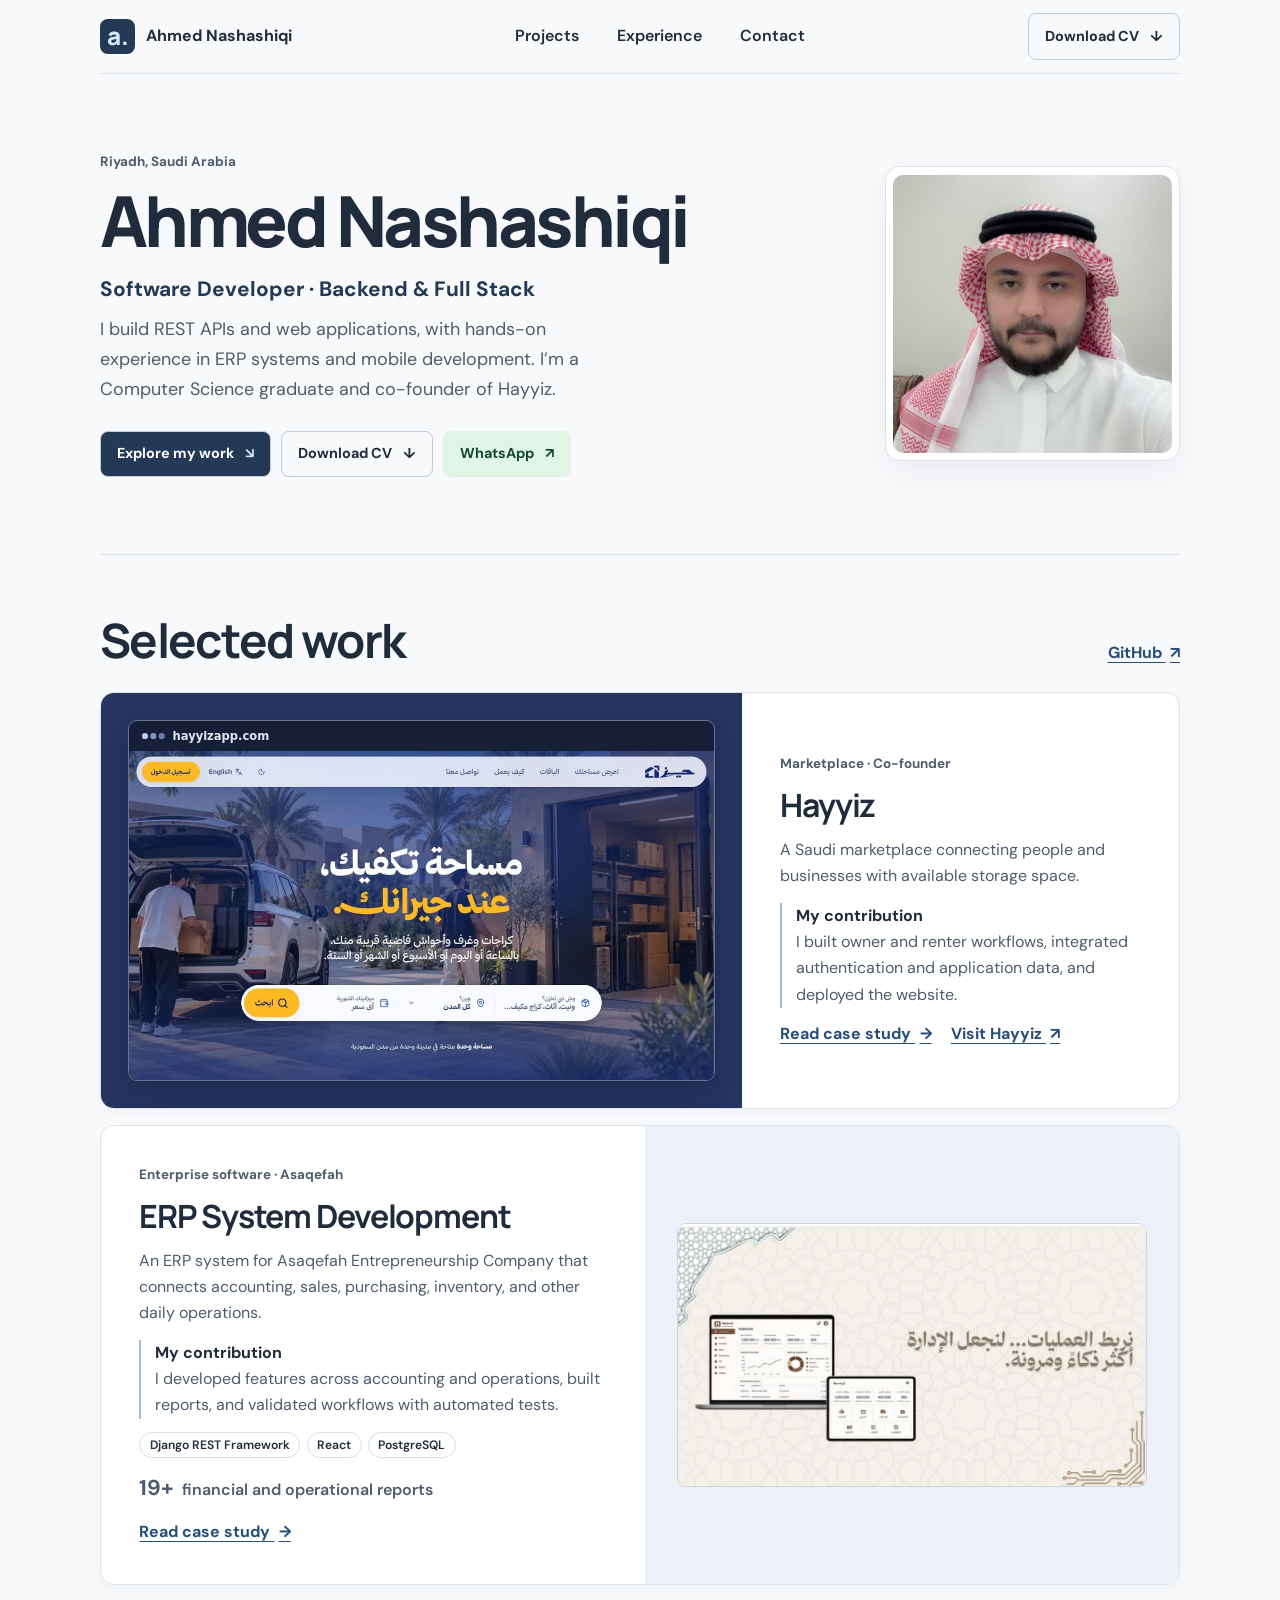
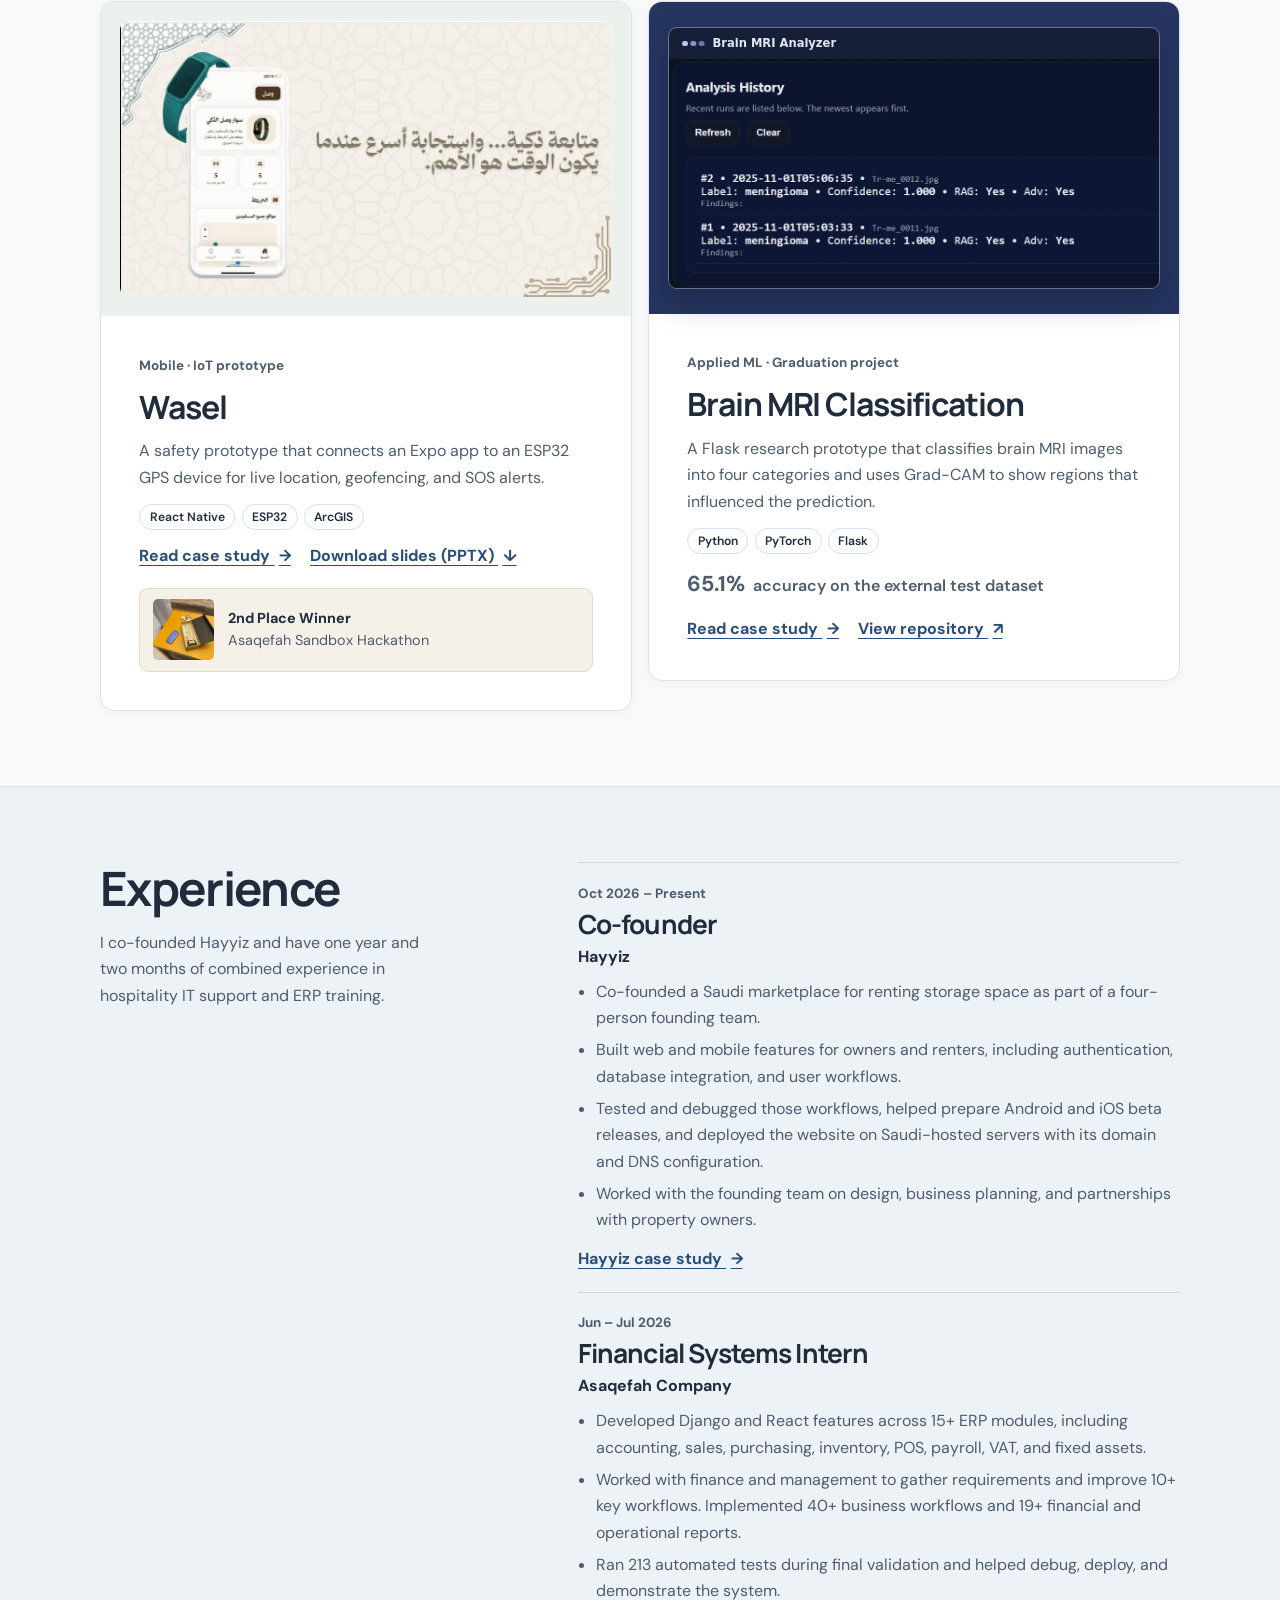
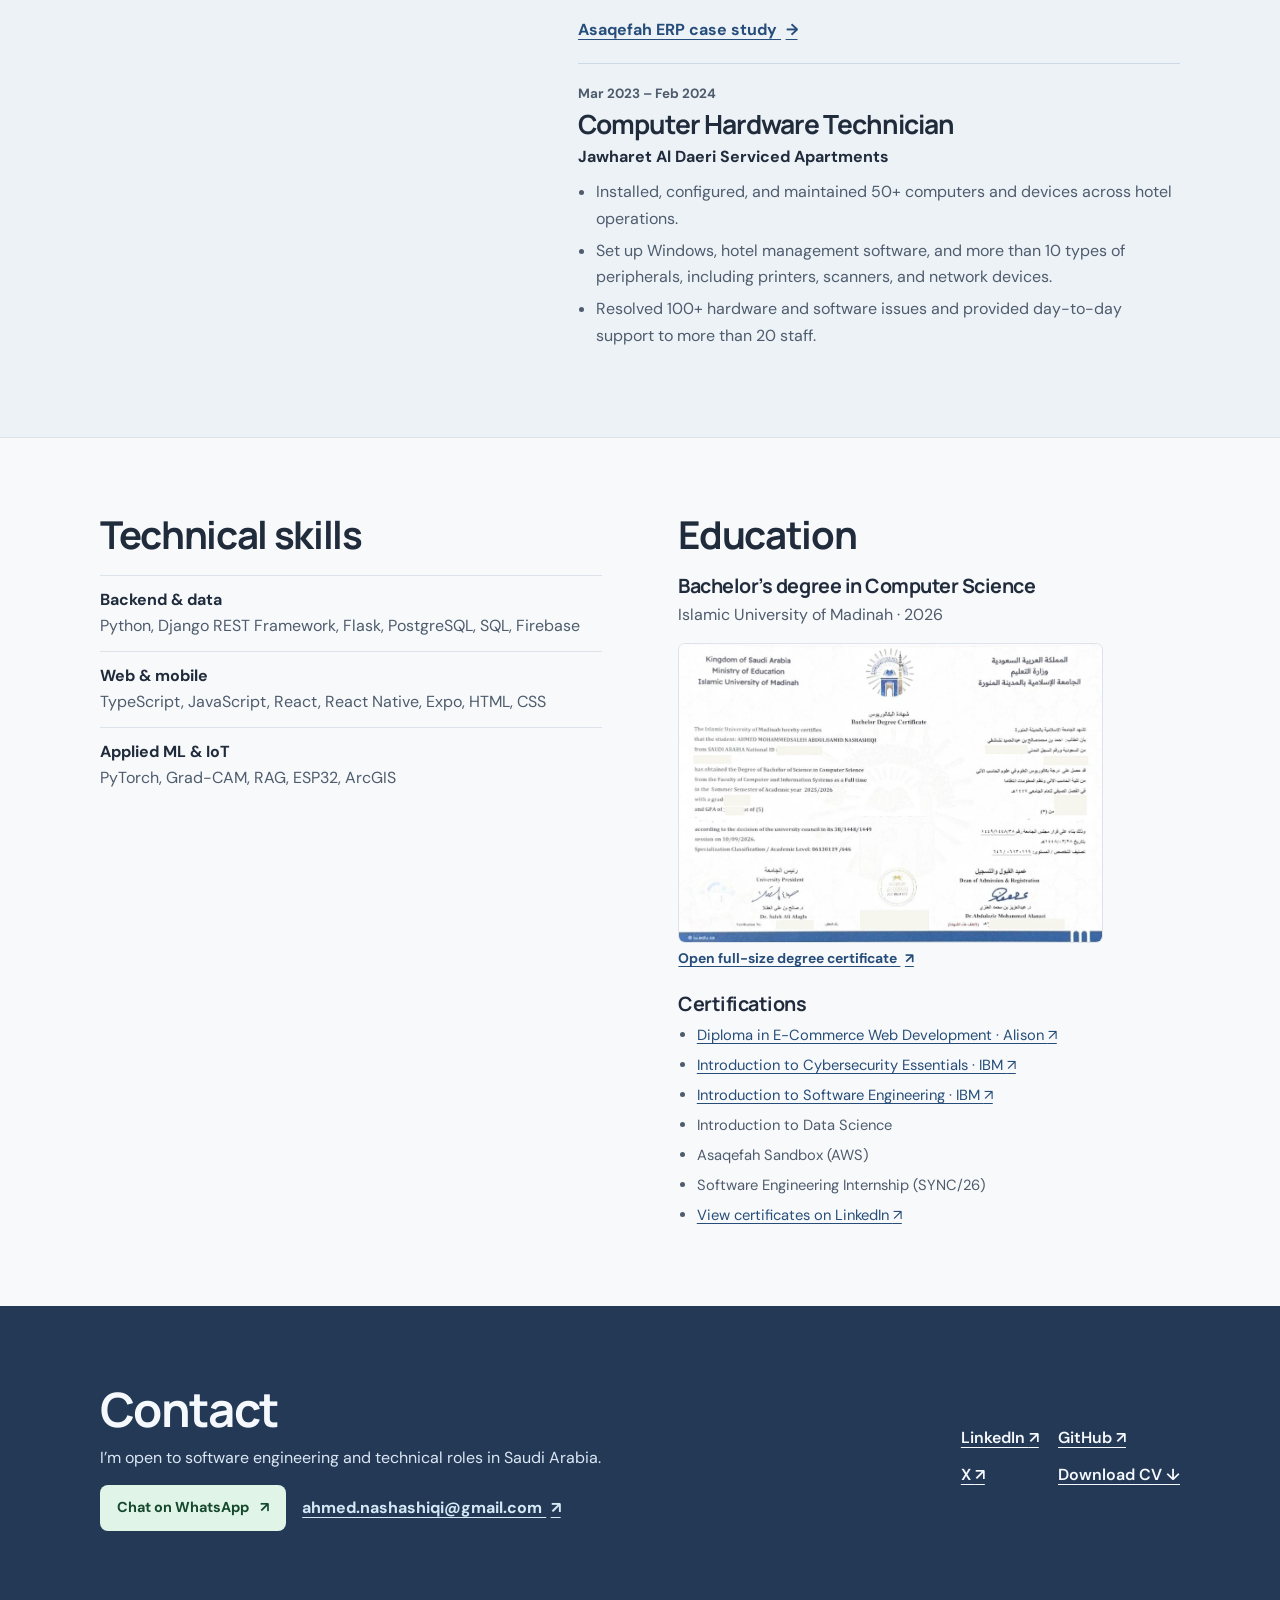
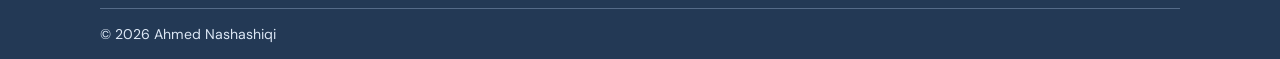
<file: index.html>
<!doctype html>
<html lang="en">
<head>
  <meta charset="utf-8">
  <meta name="viewport" content="width=device-width, initial-scale=1">
  <title>Ahmed Nashashiqi | Software Developer</title>
  <meta name="description" content="Ahmed Nashashiqi is a software developer in Riyadh, Saudi Arabia. Explore his work on Hayyiz, Wasel, ERP systems, and applied machine learning.">
  <link rel="canonical" href="https://ahmednashashiqi.com/">
  <meta property="og:type" content="website">
  <meta property="og:title" content="Ahmed Nashashiqi | Software Developer">
  <meta property="og:description" content="Software development, ERP systems, and applied machine learning. Based in Riyadh, Saudi Arabia.">
  <meta property="og:url" content="https://ahmednashashiqi.com/">
  <meta property="og:image" content="https://ahmednashashiqi.com/profile.png">
  <meta name="theme-color" content="#f8f9fb">
  <link rel="icon" href="profile.png" type="image/png">
  <link rel="preconnect" href="https://fonts.googleapis.com">
  <link rel="preconnect" href="https://fonts.gstatic.com" crossorigin>
  <link href="https://fonts.googleapis.com/css2?family=DM+Sans:wght@400..700&family=Manrope:wght@500..800&display=swap" rel="stylesheet">
  <link rel="stylesheet" href="style.css?v=8">
</head>
<body>
  <a class="skip-link" href="#main">Skip to content</a>
  <div class="intro">
    <header class="site-header wrap">
      <a class="wordmark" href="./" aria-label="Ahmed Nashashiqi home"><span class="wordmark-symbol" aria-hidden="true">a.</span><span class="wordmark-name">Ahmed Nashashiqi</span></a>
      <nav aria-label="Main navigation">
        <a href="#projects">Projects</a>
        <a href="#experience">Experience</a>
        <a href="#contact">Contact</a>
      </nav>
      <a class="button button-outline header-cv" href="Ahmed_Nashashiqi_CV.pdf?v=4" download="Ahmed_Nashashiqi.1_CV.pdf">Download CV <span aria-hidden="true">↓</span></a>
    </header>
  </div>
  <main id="main">
    <div class="intro">
      <section id="about" class="hero wrap" aria-labelledby="name">
        <div class="hero-copy">
          <p class="eyebrow">Riyadh, Saudi Arabia</p>
          <h1 id="name">Ahmed Nashashiqi</h1>
          <p class="hero-role">Software Developer <span aria-hidden="true">·</span> Backend &amp; Full Stack</p>
          <p class="hero-summary">I build REST APIs and web applications, with hands-on experience in ERP systems and mobile development. I’m a Computer Science graduate and co-founder of Hayyiz.</p>
          <div class="hero-actions">
            <a class="button button-accent" href="#projects">Explore my work <span aria-hidden="true">↘</span></a>
            <a class="button button-outline" href="Ahmed_Nashashiqi_CV.pdf?v=4" download="Ahmed_Nashashiqi.1_CV.pdf">Download CV <span aria-hidden="true">↓</span></a>
            <a class="button whatsapp-button" href="https://wa.me/966502214546">WhatsApp <span aria-hidden="true">↗</span></a>
          </div>
        </div>
        <figure class="portrait">
          <img src="profile.png" alt="Portrait of Ahmed Nashashiqi" width="400" height="400" fetchpriority="high">
        </figure>
      </section>
    </div>

    <section id="projects" class="section wrap" aria-labelledby="projects-heading">
      <div class="section-heading">
        <h2 id="projects-heading">Selected work</h2>
        <a class="text-link" href="https://github.com/ahmednashashiqi">GitHub <span aria-hidden="true">↗</span></a>
      </div>
      <div class="project-grid">
        <article id="hayyiz" class="project featured">
          <div class="project-art">
            <figure class="browser-frame">
              <figcaption class="browser-bar"><span aria-hidden="true"></span>hayyizapp.com</figcaption>
              <img src="hayyiz-home.webp" alt="Hayyiz homepage showing the storage marketplace and search controls" width="1100" height="618" loading="lazy">
            </figure>
          </div>
          <div class="project-copy">
            <p class="project-type">Marketplace · Co-founder</p>
            <h3>Hayyiz</h3>
            <p>A Saudi marketplace connecting people and businesses with available storage space.</p>
            <p class="contribution"><strong>My contribution</strong> I built owner and renter workflows, integrated authentication and application data, and deployed the website.</p>
            <div class="project-links">
              <a class="text-link" href="projects/hayyiz.html" aria-label="Read case study for Hayyiz">Read case study <span aria-hidden="true">→</span></a>
              <a class="text-link" href="https://hayyizapp.com/">Visit Hayyiz <span aria-hidden="true">↗</span></a>
            </div>
          </div>
        </article>
        <article id="erp" class="project erp">
          <div class="project-copy">
            <p class="project-type">Enterprise software · Asaqefah</p>
            <h3>ERP System Development</h3>
            <p>An ERP system for Asaqefah Entrepreneurship Company that connects accounting, sales, purchasing, inventory, and other daily operations.</p>
            <p class="contribution"><strong>My contribution</strong> I developed features across accounting and operations, built reports, and validated workflows with automated tests.</p>
            <ul class="tags" aria-label="ERP technologies">
              <li>Django REST Framework</li><li>React</li><li>PostgreSQL</li>
            </ul>
            <p class="project-result"><strong>19+</strong> financial and operational reports</p>
            <a class="text-link" href="projects/asaqefah-erp.html" aria-label="Read case study for Asaqefah ERP">Read case study <span aria-hidden="true">→</span></a>
          </div>
          <div class="erp-visual">
            <img src="erp-cover.webp" alt="Asaqefah ERP project visual showing dashboards on desktop and tablet" width="1008" height="566" loading="lazy">
          </div>
        </article>
        <article id="wasel" class="project project-secondary wasel">
          <div class="wasel-art">
            <img class="wasel-cover" src="wasel-cover.webp" alt="Wasel presentation visual showing the GPS wearable and Arabic app interface" width="1014" height="569" loading="lazy">
          </div>
          <div class="project-copy">
            <p class="project-type">Mobile · IoT prototype</p>
            <h3>Wasel</h3>
            <p>A safety prototype that connects an Expo app to an ESP32 GPS device for live location, geofencing, and SOS alerts.</p>
            <ul class="tags" aria-label="Wasel technologies">
              <li>React Native</li><li>ESP32</li><li>ArcGIS</li>
            </ul>
            <div class="project-links">
              <a class="text-link" href="projects/wasel.html" aria-label="Read case study for Wasel">Read case study <span aria-hidden="true">→</span></a>
              <a class="text-link" href="wasel-presentation.pptx" download>Download slides (PPTX) <span aria-hidden="true">↓</span></a>
            </div>
            <figure id="awards" class="award-inline">
              <a href="wasel-award.webp"><img src="wasel-award.webp" alt="Wasel’s second-place trophy, phone, and hardware prototype" width="509" height="677" loading="lazy"></a>
              <figcaption><strong>2nd Place Winner</strong><span>Asaqefah Sandbox Hackathon</span></figcaption>
            </figure>
          </div>
        </article>
        <article id="brain-mri" class="project project-secondary mri">
          <div class="project-art mri-art">
            <figure class="browser-frame">
              <figcaption class="browser-bar"><span aria-hidden="true"></span>Brain MRI Analyzer</figcaption>
              <div class="mri-screen">
                <img src="mri-history.webp" alt="Brain MRI Analyzer history showing two recorded meningioma predictions" width="1050" height="491" loading="lazy">
              </div>
            </figure>
          </div>
          <div class="project-copy">
            <p class="project-type">Applied ML · Graduation project</p>
            <h3>Brain MRI Classification</h3>
            <p>A Flask research prototype that classifies brain MRI images into four categories and uses Grad-CAM to show regions that influenced the prediction.</p>
            <ul class="tags" aria-label="MRI project technologies">
              <li>Python</li><li>PyTorch</li><li>Flask</li>
            </ul>
            <p class="project-result"><strong>65.1%</strong> accuracy on the external test dataset</p>
            <div class="project-links">
              <a class="text-link" href="projects/brain-mri.html" aria-label="Read case study for Brain MRI Classification">Read case study <span aria-hidden="true">→</span></a>
              <a class="text-link" href="https://github.com/ahmednashashiqi/AI-system_for_brain_tumor_detection">View repository <span aria-hidden="true">↗</span></a>
            </div>
          </div>
        </article>
      </div>
    </section>

    <section id="experience" class="section experience-section" aria-labelledby="experience-heading">
      <div class="wrap experience-layout">
        <div>
          <h2 id="experience-heading">Experience</h2>
          <p class="section-summary">I co-founded Hayyiz and have one year and two months of combined experience in hospitality IT support and ERP training.</p>
        </div>
        <div class="timeline">
          <article class="role">
            <p class="role-date"><time datetime="2026-10">Oct 2026</time> – Present</p>
            <h3>Co-founder</h3>
            <p class="organization">Hayyiz</p>
            <ul class="role-points">
              <li>Co-founded a Saudi marketplace for renting storage space as part of a four-person founding team.</li>
              <li>Built web and mobile features for owners and renters, including authentication, database integration, and user workflows.</li>
              <li>Tested and debugged those workflows, helped prepare Android and iOS beta releases, and deployed the website on Saudi-hosted servers with its domain and DNS configuration.</li>
              <li>Worked with the founding team on design, business planning, and partnerships with property owners.</li>
            </ul>
            <a class="text-link" href="projects/hayyiz.html">Hayyiz case study <span aria-hidden="true">→</span></a>
          </article>
          <article class="role">
            <p class="role-date"><time datetime="2026-06">Jun</time> – <time datetime="2026-07">Jul 2026</time></p>
            <h3>Financial Systems Intern</h3>
            <p class="organization">Asaqefah Company</p>
            <ul class="role-points">
              <li>Developed Django and React features across 15+ ERP modules, including accounting, sales, purchasing, inventory, POS, payroll, VAT, and fixed assets.</li>
              <li>Worked with finance and management to gather requirements and improve 10+ key workflows. Implemented 40+ business workflows and 19+ financial and operational reports.</li>
              <li>Ran 213 automated tests during final validation and helped debug, deploy, and demonstrate the system.</li>
            </ul>
            <a class="text-link" href="projects/asaqefah-erp.html">Asaqefah ERP case study <span aria-hidden="true">→</span></a>
          </article>
          <article class="role">
            <p class="role-date"><time datetime="2023-03">Mar 2023</time> – <time datetime="2024-02">Feb 2024</time></p>
            <h3>Computer Hardware Technician</h3>
            <p class="organization">Jawharet Al Daeri Serviced Apartments</p>
            <ul class="role-points">
              <li>Installed, configured, and maintained 50+ computers and devices across hotel operations.</li>
              <li>Set up Windows, hotel management software, and more than 10 types of peripherals, including printers, scanners, and network devices.</li>
              <li>Resolved 100+ hardware and software issues and provided day-to-day support to more than 20 staff.</li>
            </ul>
          </article>
        </div>
      </div>
    </section>

    <section id="skills" class="section wrap credentials" aria-labelledby="skills-heading">
      <div>
        <h2 id="skills-heading">Technical skills</h2>
        <dl class="skill-list">
          <div><dt>Backend &amp; data</dt><dd>Python, Django REST Framework, Flask, PostgreSQL, SQL, Firebase</dd></div>
          <div><dt>Web &amp; mobile</dt><dd>TypeScript, JavaScript, React, React Native, Expo, HTML, CSS</dd></div>
          <div><dt>Applied ML &amp; IoT</dt><dd>PyTorch, Grad-CAM, RAG, ESP32, ArcGIS</dd></div>
        </dl>
      </div>
      <div id="education">
        <h2>Education</h2>
        <h3>Bachelor’s degree in Computer Science</h3>
        <p>Islamic University of Madinah · 2026</p>
        <figure class="degree-card">
          <a href="degree-certificate.webp">
            <img src="degree-certificate.webp" alt="Bachelor of Science in Computer Science certificate from the Islamic University of Madinah" width="967" height="681" loading="lazy">
          </a>
          <figcaption><a class="text-link" href="degree-certificate.webp">Open full-size degree certificate <span aria-hidden="true">↗</span></a></figcaption>
        </figure>
        <h3 class="cert-title">Certifications</h3>
        <ul class="cert-list">
          <li><a href="https://alison.com/certification/check/97873821cf">Diploma in E-Commerce Web Development · Alison <span aria-hidden="true">↗</span></a></li>
          <li><a href="https://www.coursera.org/account/accomplishments/verify/WMFO2JV2WVR4">Introduction to Cybersecurity Essentials · IBM <span aria-hidden="true">↗</span></a></li>
          <li><a href="https://www.coursera.org/account/accomplishments/verify/2K9V1WGQB8WT">Introduction to Software Engineering · IBM <span aria-hidden="true">↗</span></a></li>
          <li>Introduction to Data Science</li>
          <li>Asaqefah Sandbox (AWS)</li>
          <li>Software Engineering Internship (SYNC/26)</li>
          <li><a href="https://www.linkedin.com/in/ahmednashashiqi/details/certifications/">View certificates on LinkedIn <span aria-hidden="true">↗</span></a></li>
        </ul>
      </div>
    </section>

    <section id="contact" class="contact" aria-labelledby="contact-heading">
      <div class="wrap contact-layout">
        <div>
          <h2 id="contact-heading">Contact</h2>
          <p>I’m open to software engineering and technical roles in Saudi Arabia.</p>
          <div class="contact-actions">
            <a class="button whatsapp-button" href="https://wa.me/966502214546">Chat on WhatsApp <span aria-hidden="true">↗</span></a>
            <a class="text-link email" href="mailto:ahmed.nashashiqi@gmail.com">ahmed.nashashiqi@gmail.com <span aria-hidden="true">↗</span></a>
          </div>
        </div>
        <div class="contact-links">
          <a href="https://www.linkedin.com/in/ahmednashashiqi/">LinkedIn <span aria-hidden="true">↗</span></a>
          <a href="https://github.com/ahmednashashiqi">GitHub <span aria-hidden="true">↗</span></a>
          <a href="https://x.com/Nashashiqi">X <span aria-hidden="true">↗</span></a>
          <a href="Ahmed_Nashashiqi_CV.pdf?v=4" download="Ahmed_Nashashiqi.1_CV.pdf">Download CV <span aria-hidden="true">↓</span></a>
        </div>
      </div>
    </section>
  </main>
  <footer class="contact"><div class="wrap footer">© 2026 Ahmed Nashashiqi</div></footer>
</body>
</html>
</file>
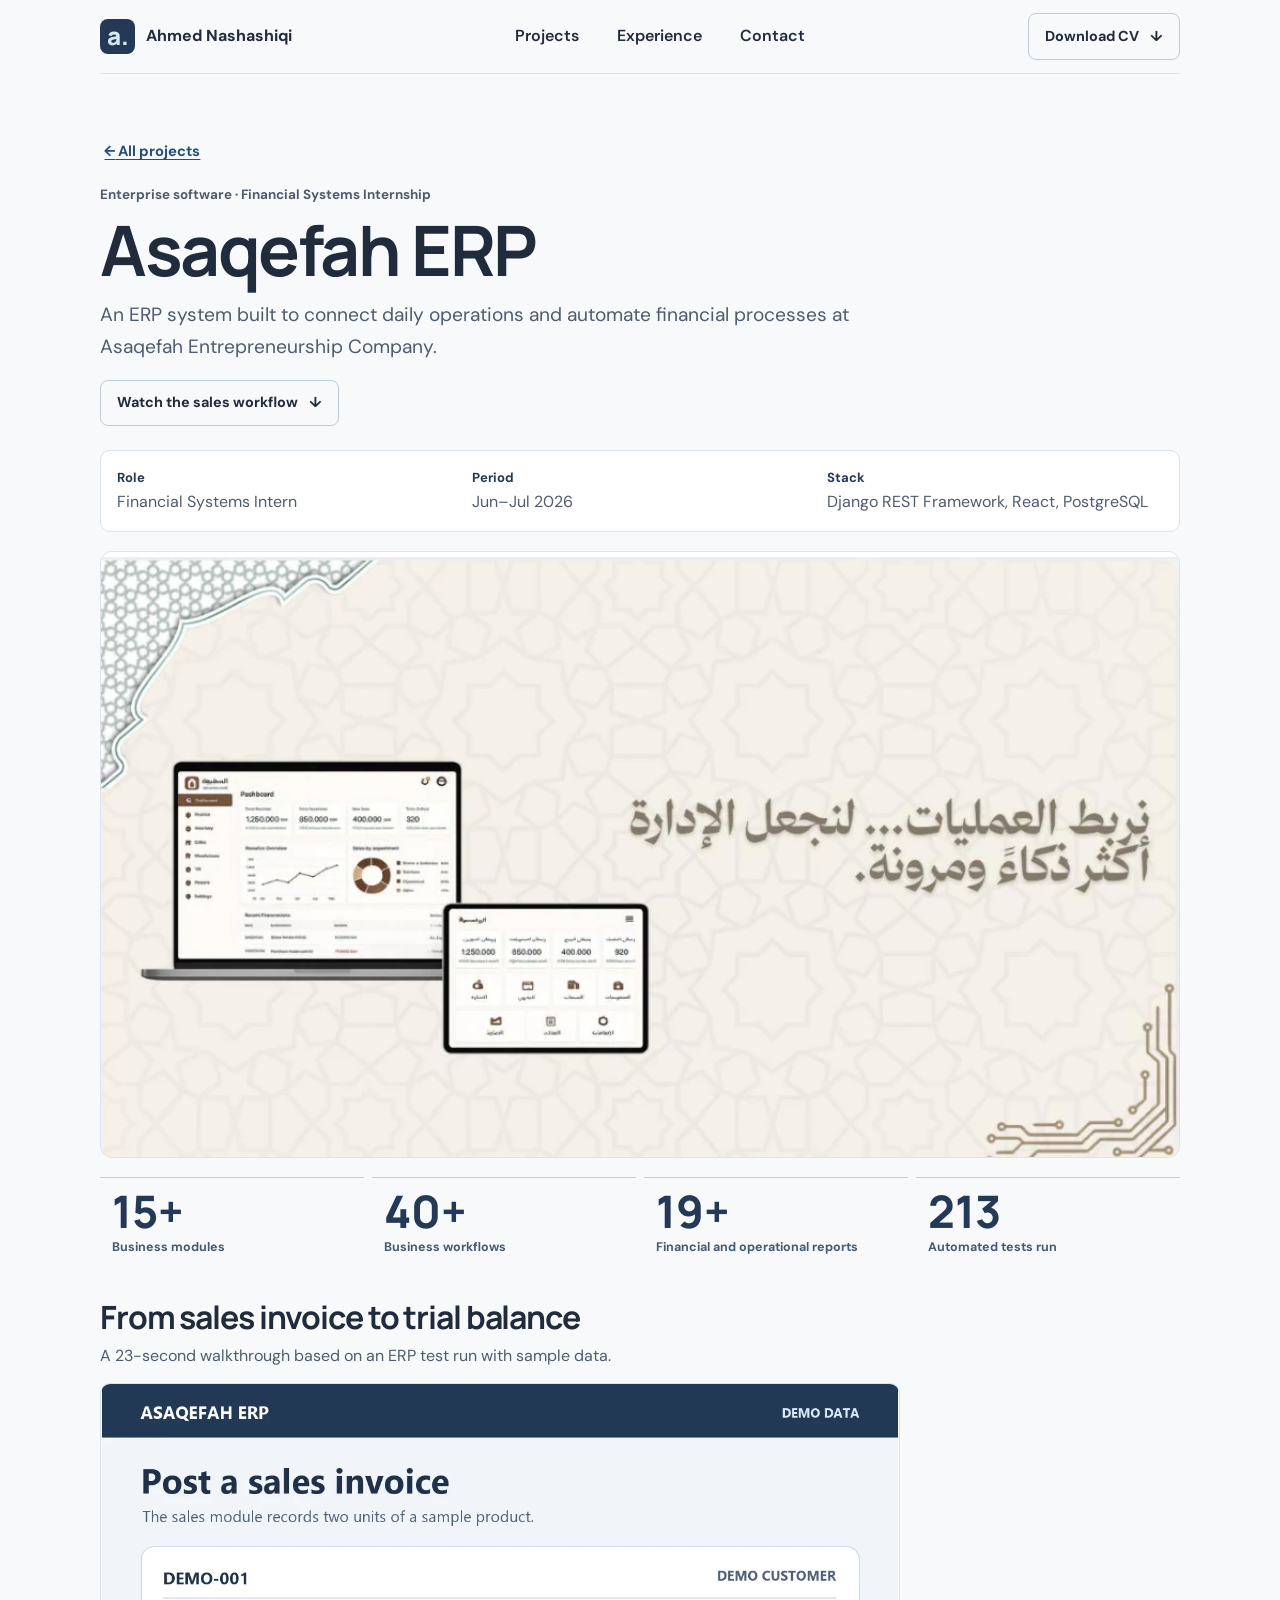
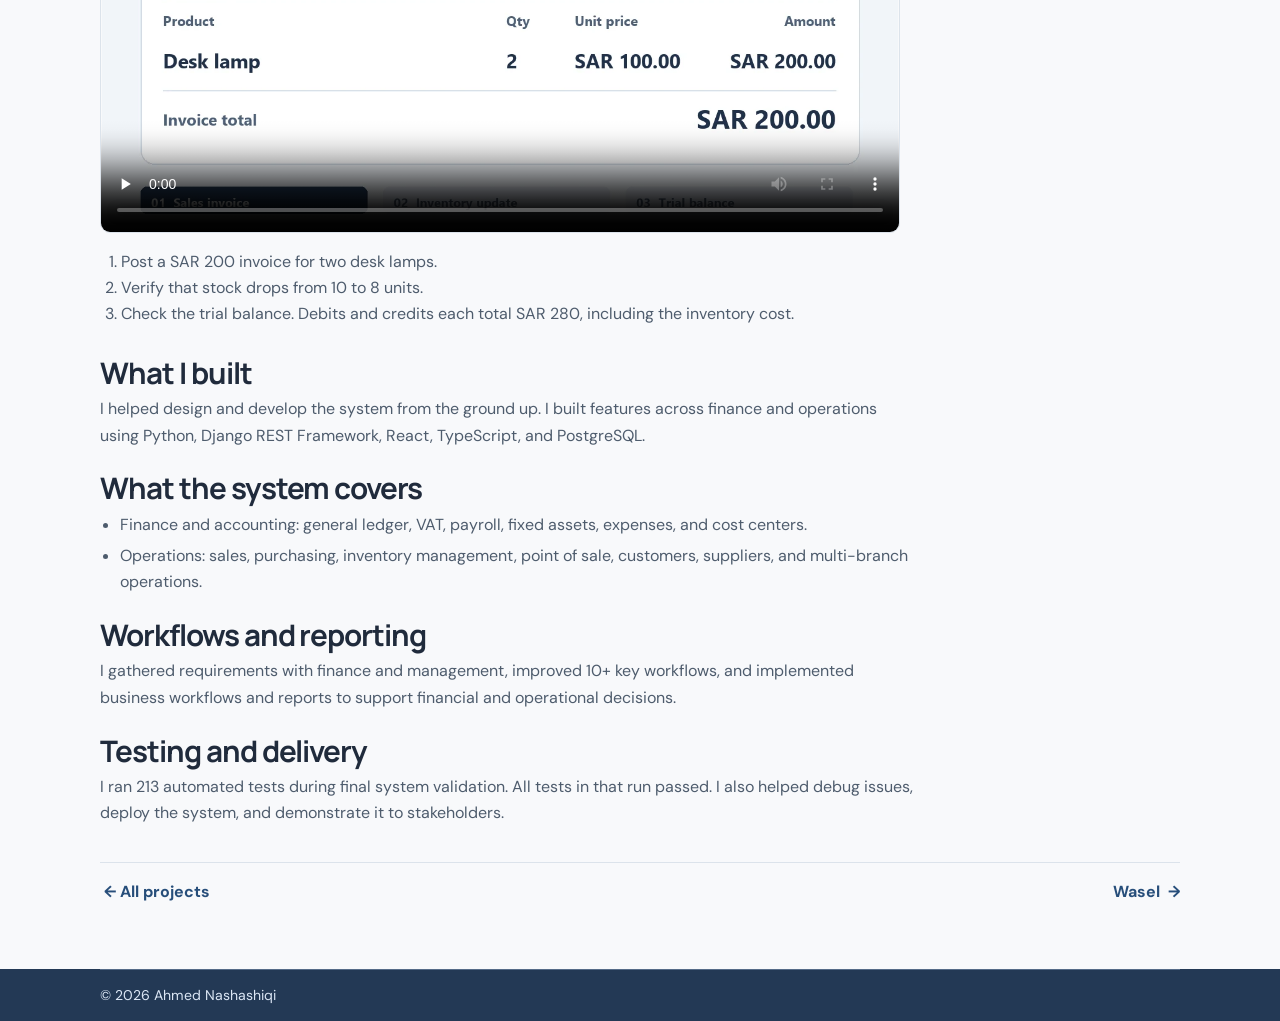
<file: projects/asaqefah-erp.html>
<!doctype html>
<html lang="en">
<head>
  <meta charset="utf-8">
  <meta name="viewport" content="width=device-width, initial-scale=1">
  <title>Asaqefah ERP | Ahmed Nashashiqi</title>
  <meta name="description" content="An ERP system built to connect daily operations and automate financial processes at Asaqefah Entrepreneurship Company.">
  <link rel="canonical" href="https://ahmednashashiqi.com/projects/asaqefah-erp.html">
  <meta name="theme-color" content="#f8f9fb">
  <link rel="icon" href="../profile.png" type="image/png">
  <link rel="preconnect" href="https://fonts.googleapis.com">
  <link rel="preconnect" href="https://fonts.gstatic.com" crossorigin>
  <link href="https://fonts.googleapis.com/css2?family=DM+Sans:wght@400..700&family=Manrope:wght@500..800&display=swap" rel="stylesheet">
  <link rel="stylesheet" href="../style.css?v=7">
</head>
<body>
  <a class="skip-link" href="#main">Skip to content</a>
  <header class="site-header wrap">
    <a class="wordmark" href="../" aria-label="Ahmed Nashashiqi home"><span class="wordmark-symbol" aria-hidden="true">a.</span><span class="wordmark-name">Ahmed Nashashiqi</span></a>
    <nav aria-label="Main navigation">
      <a href="../#projects">Projects</a>
      <a href="../#experience">Experience</a>
      <a href="../#contact">Contact</a>
    </nav>
    <a class="button button-outline header-cv" href="../Ahmed_Nashashiqi_CV.pdf?v=4" download="Ahmed_Nashashiqi.1_CV.pdf">Download CV <span aria-hidden="true">↓</span></a>
  </header>
  <main id="main" class="case-main wrap">
    <a class="text-link case-back" href="../#projects"><span aria-hidden="true">←</span> All projects</a>
    <header class="case-heading">
      <p class="project-type">Enterprise software · Financial Systems Internship</p>
      <h1>Asaqefah ERP</h1>
      <p class="case-intro">An ERP system built to connect daily operations and automate financial processes at Asaqefah Entrepreneurship Company.</p>
      <div class="case-actions"><a class="button button-outline" href="#sales-demo">Watch the sales workflow <span aria-hidden="true">↓</span></a></div>
    </header>
    <dl class="case-meta">
      <div><dt>Role</dt><dd>Financial Systems Intern</dd></div>
      <div><dt>Period</dt><dd>Jun–Jul 2026</dd></div>
      <div><dt>Stack</dt><dd>Django REST Framework, React, PostgreSQL</dd></div>
    </dl>
    <figure class="case-art"><img src="../erp-cover.webp" alt="Asaqefah ERP dashboards shown on desktop and tablet" width="1008" height="566"></figure>
    <dl class="project-metrics case-metrics" aria-label="ERP project outcomes">
      <div><dt>Business modules</dt><dd>15+</dd></div>
      <div><dt>Business workflows</dt><dd>40+</dd></div>
      <div><dt>Financial and operational reports</dt><dd>19+</dd></div>
      <div><dt>Automated tests run</dt><dd>213</dd></div>
    </dl>
    <section id="sales-demo" class="case-demo" aria-labelledby="sales-demo-heading">
      <h2 id="sales-demo-heading">From sales invoice to trial balance</h2>
      <p>A 23-second walkthrough based on an ERP test run with sample data.</p>
      <video controls playsinline preload="none" width="1280" height="720" poster="../erp-demo-poster.webp" aria-labelledby="sales-demo-heading">
        <source src="../erp-sales-demo.mp4" type="video/mp4">
        <a href="../erp-sales-demo.mp4">Download the walkthrough</a>
      </video>
      <ol>
        <li>Post a SAR 200 invoice for two desk lamps.</li>
        <li>Verify that stock drops from 10 to 8 units.</li>
        <li>Check the trial balance. Debits and credits each total SAR 280, including the inventory cost.</li>
      </ol>
    </section>
    <div class="case-content">
      <section>
        <h2>What I built</h2>
        <p>I helped design and develop the system from the ground up. I built features across finance and operations using Python, Django REST Framework, React, TypeScript, and PostgreSQL.</p>
      </section>
      <section>
        <h2>What the system covers</h2>
        <ul>
          <li>Finance and accounting: general ledger, VAT, payroll, fixed assets, expenses, and cost centers.</li>
          <li>Operations: sales, purchasing, inventory management, point of sale, customers, suppliers, and multi-branch operations.</li>
        </ul>
      </section>
      <section>
        <h2>Workflows and reporting</h2>
        <p>I gathered requirements with finance and management, improved 10+ key workflows, and implemented business workflows and reports to support financial and operational decisions.</p>
      </section>
      <section>
        <h2>Testing and delivery</h2>
        <p>I ran 213 automated tests during final system validation. All tests in that run passed. I also helped debug issues, deploy the system, and demonstrate it to stakeholders.</p>
      </section>


    </div>
    <nav class="case-next" aria-label="More projects">
      <a class="text-link" href="../#projects"><span aria-hidden="true">←</span> All projects</a>
      <a class="text-link" href="wasel.html">Wasel <span aria-hidden="true">→</span></a>
    </nav>
  </main>
  <footer class="contact"><div class="wrap footer">© 2026 Ahmed Nashashiqi</div></footer>
</body>
</html>
</file>
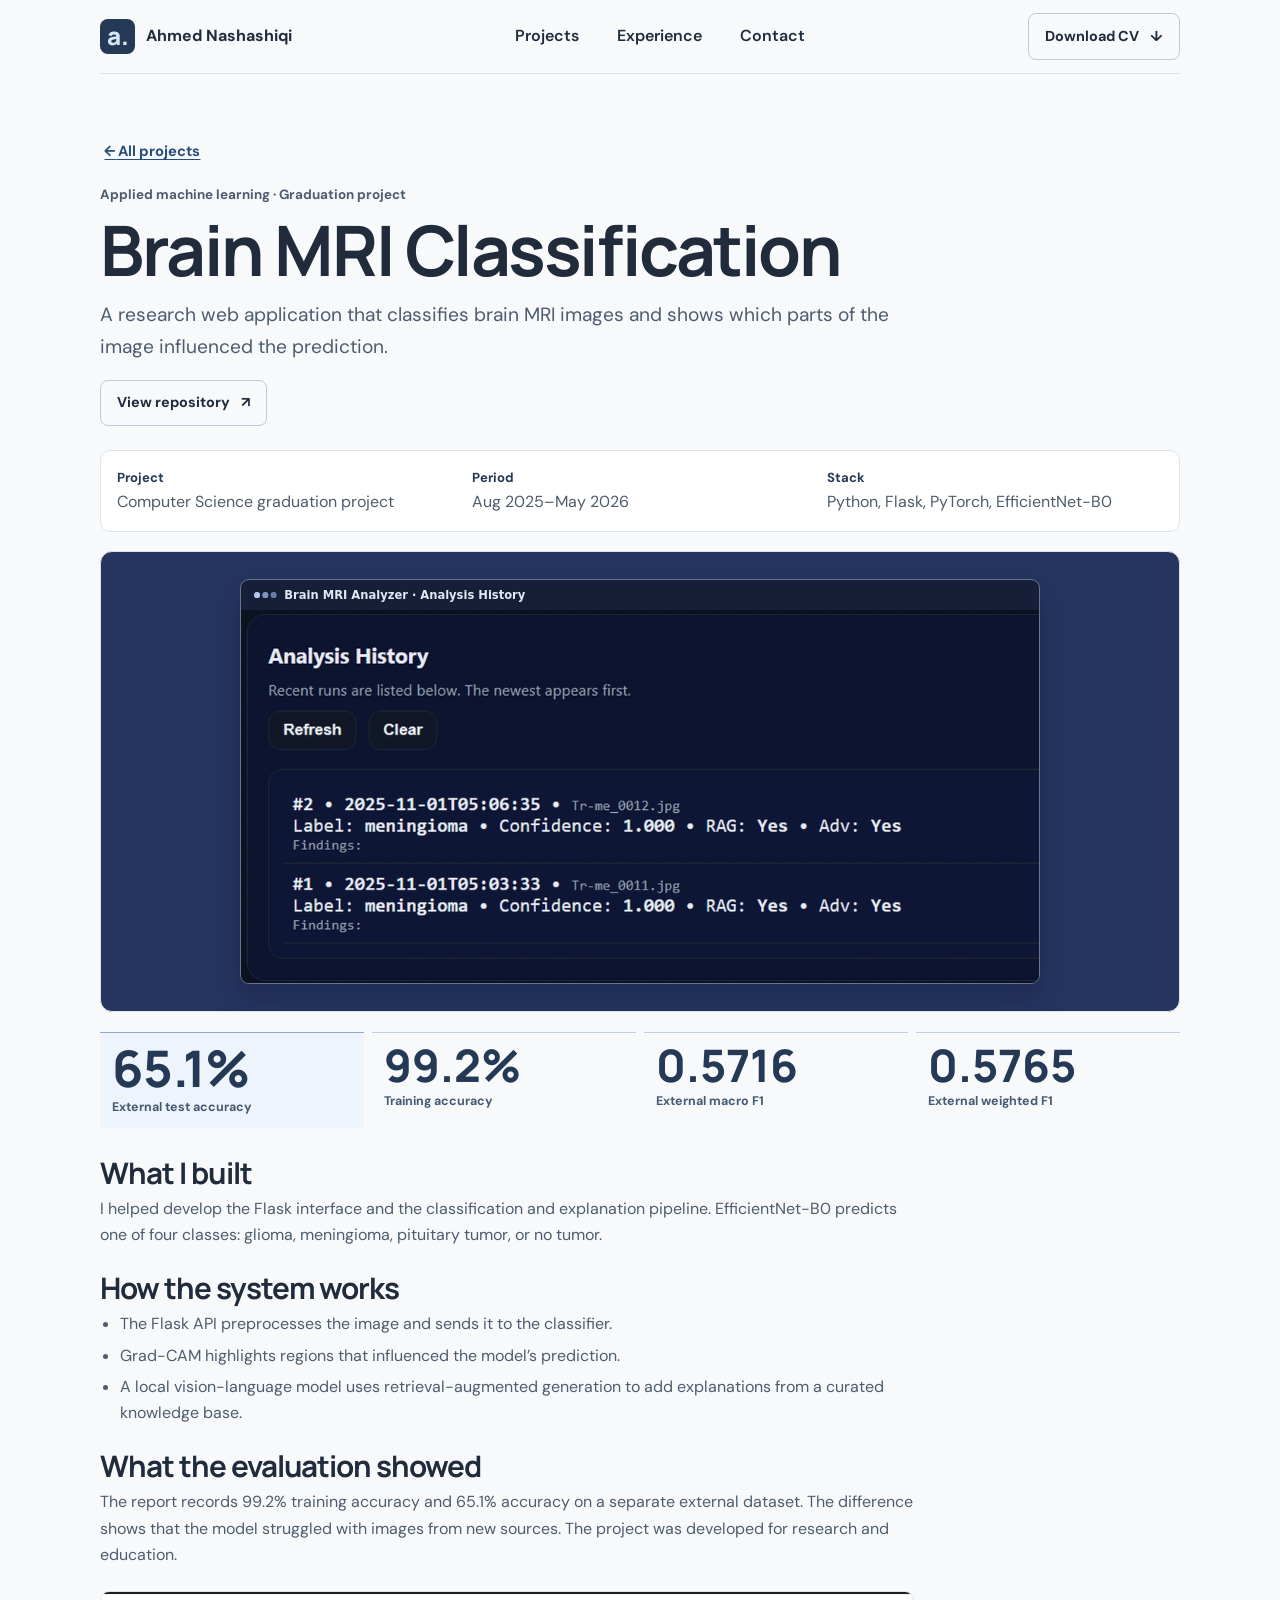
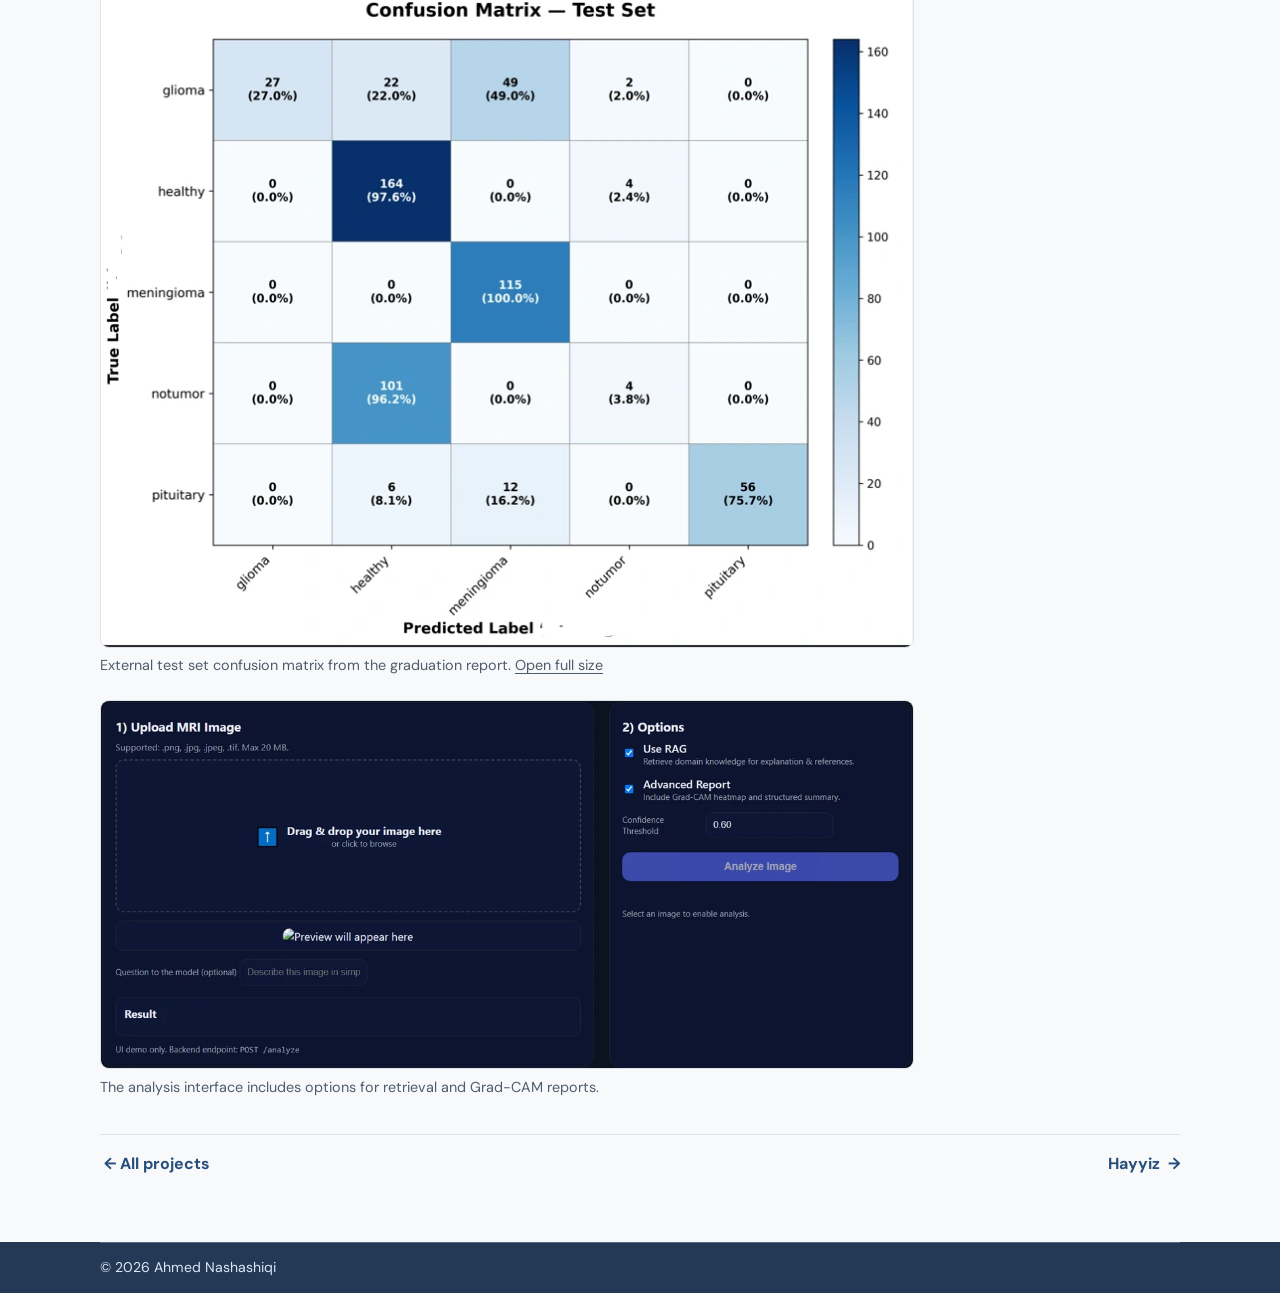
<file: projects/brain-mri.html>
<!doctype html>
<html lang="en">
<head>
  <meta charset="utf-8">
  <meta name="viewport" content="width=device-width, initial-scale=1">
  <title>Brain MRI Classification | Ahmed Nashashiqi</title>
  <meta name="description" content="A research web application that classifies brain MRI images and shows which parts of the image influenced the prediction.">
  <link rel="canonical" href="https://ahmednashashiqi.com/projects/brain-mri.html">
  <meta name="theme-color" content="#f8f9fb">
  <link rel="icon" href="../profile.png" type="image/png">
  <link rel="preconnect" href="https://fonts.googleapis.com">
  <link rel="preconnect" href="https://fonts.gstatic.com" crossorigin>
  <link href="https://fonts.googleapis.com/css2?family=DM+Sans:wght@400..700&family=Manrope:wght@500..800&display=swap" rel="stylesheet">
  <link rel="stylesheet" href="../style.css?v=7">
</head>
<body>
  <a class="skip-link" href="#main">Skip to content</a>
  <header class="site-header wrap">
    <a class="wordmark" href="../" aria-label="Ahmed Nashashiqi home"><span class="wordmark-symbol" aria-hidden="true">a.</span><span class="wordmark-name">Ahmed Nashashiqi</span></a>
    <nav aria-label="Main navigation">
      <a href="../#projects">Projects</a>
      <a href="../#experience">Experience</a>
      <a href="../#contact">Contact</a>
    </nav>
    <a class="button button-outline header-cv" href="../Ahmed_Nashashiqi_CV.pdf?v=4" download="Ahmed_Nashashiqi.1_CV.pdf">Download CV <span aria-hidden="true">↓</span></a>
  </header>
  <main id="main" class="case-main wrap">
    <a class="text-link case-back" href="../#projects"><span aria-hidden="true">←</span> All projects</a>
    <header class="case-heading">
      <p class="project-type">Applied machine learning · Graduation project</p>
      <h1>Brain MRI Classification</h1>
      <p class="case-intro">A research web application that classifies brain MRI images and shows which parts of the image influenced the prediction.</p>
      <div class="case-actions"><a class="button button-outline" href="https://github.com/ahmednashashiqi/AI-system_for_brain_tumor_detection">View repository <span aria-hidden="true">↗</span></a></div>
    </header>
    <dl class="case-meta">
      <div><dt>Project</dt><dd>Computer Science graduation project</dd></div>
      <div><dt>Period</dt><dd>Aug 2025–May 2026</dd></div>
      <div><dt>Stack</dt><dd>Python, Flask, PyTorch, EfficientNet-B0</dd></div>
    </dl>
    <div class="project-art case-art">
      <figure class="browser-frame">
        <figcaption class="browser-bar"><span aria-hidden="true"></span>Brain MRI Analyzer · Analysis History</figcaption>
        <img src="../mri-history.webp" alt="The project’s Analysis History interface showing recorded meningioma predictions" width="1050" height="491">
      </figure>
    </div>
    <dl class="project-metrics case-metrics" aria-label="Research evaluation results">
      <div class="metric-primary"><dt>External test accuracy</dt><dd>65.1%</dd></div>
      <div><dt>Training accuracy</dt><dd>99.2%</dd></div>
      <div><dt>External macro F1</dt><dd>0.5716</dd></div>
      <div><dt>External weighted F1</dt><dd>0.5765</dd></div>
    </dl>
    <div class="case-content">
      <section>
        <h2>What I built</h2>
        <p>I helped develop the Flask interface and the classification and explanation pipeline. EfficientNet-B0 predicts one of four classes: glioma, meningioma, pituitary tumor, or no tumor.</p>
      </section>
      <section>
        <h2>How the system works</h2>
        <ul>
          <li>The Flask API preprocesses the image and sends it to the classifier.</li>
          <li>Grad-CAM highlights regions that influenced the model’s prediction.</li>
          <li>A local vision-language model uses retrieval-augmented generation to add explanations from a curated knowledge base.</li>
        </ul>
      </section>
      <section>
        <h2>What the evaluation showed</h2>
        <p>The report records 99.2% training accuracy and 65.1% accuracy on a separate external dataset. The difference shows that the model struggled with images from new sources. The project was developed for research and education.</p>
      </section>

      <figure class="case-evidence">
        <a href="../mri-external-matrix.webp"><img src="../mri-external-matrix.webp" alt="Confusion matrix of model predictions on the external MRI test dataset" width="817" height="659" loading="lazy"></a>
        <figcaption>External test set confusion matrix from the graduation report. <a href="../mri-external-matrix.webp">Open full size</a></figcaption>
      </figure>
      <figure class="case-evidence">
        <img src="../mri-analyzer.webp" alt="MRI upload panel with options for retrieval and Grad-CAM reports" width="1200" height="542" loading="lazy">
        <figcaption>The analysis interface includes options for retrieval and Grad-CAM reports.</figcaption>
      </figure>
    </div>
    <nav class="case-next" aria-label="More projects">
      <a class="text-link" href="../#projects"><span aria-hidden="true">←</span> All projects</a>
      <a class="text-link" href="hayyiz.html">Hayyiz <span aria-hidden="true">→</span></a>
    </nav>
  </main>
  <footer class="contact"><div class="wrap footer">© 2026 Ahmed Nashashiqi</div></footer>
</body>
</html>
</file>
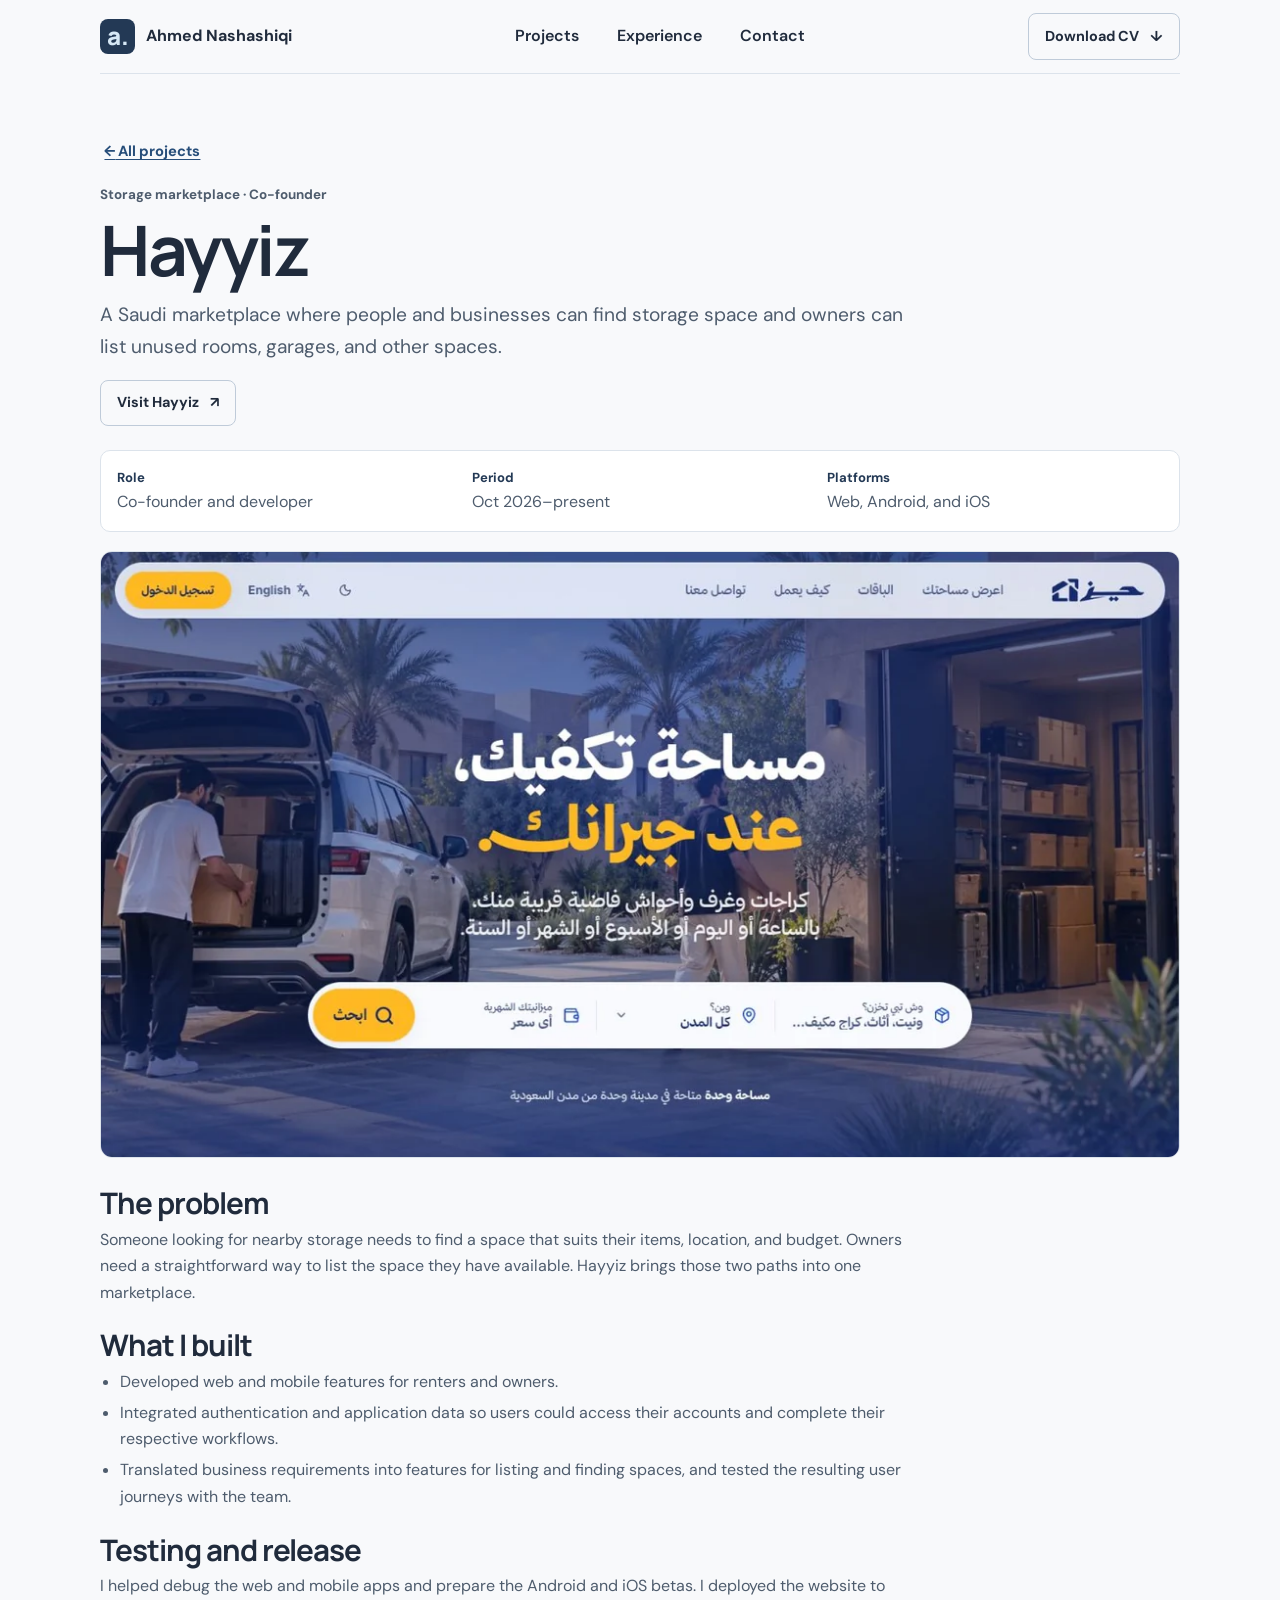
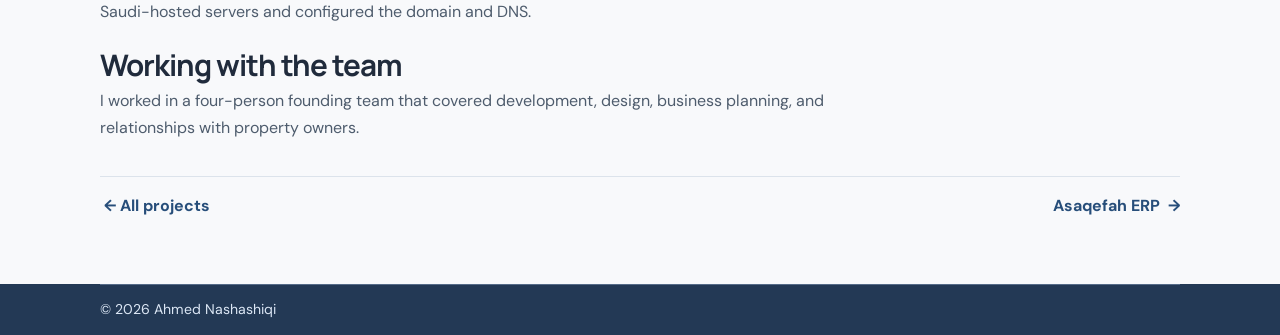
<file: projects/hayyiz.html>
<!doctype html>
<html lang="en">
<head>
  <meta charset="utf-8">
  <meta name="viewport" content="width=device-width, initial-scale=1">
  <title>Hayyiz | Ahmed Nashashiqi</title>
  <meta name="description" content="A Saudi marketplace where people and businesses can find storage space and owners can list unused rooms, garages, and other spaces.">
  <link rel="canonical" href="https://ahmednashashiqi.com/projects/hayyiz.html">
  <meta name="theme-color" content="#f8f9fb">
  <link rel="icon" href="../profile.png" type="image/png">
  <link rel="preconnect" href="https://fonts.googleapis.com">
  <link rel="preconnect" href="https://fonts.gstatic.com" crossorigin>
  <link href="https://fonts.googleapis.com/css2?family=DM+Sans:wght@400..700&family=Manrope:wght@500..800&display=swap" rel="stylesheet">
  <link rel="stylesheet" href="../style.css?v=7">
</head>
<body>
  <a class="skip-link" href="#main">Skip to content</a>
  <header class="site-header wrap">
    <a class="wordmark" href="../" aria-label="Ahmed Nashashiqi home"><span class="wordmark-symbol" aria-hidden="true">a.</span><span class="wordmark-name">Ahmed Nashashiqi</span></a>
    <nav aria-label="Main navigation">
      <a href="../#projects">Projects</a>
      <a href="../#experience">Experience</a>
      <a href="../#contact">Contact</a>
    </nav>
    <a class="button button-outline header-cv" href="../Ahmed_Nashashiqi_CV.pdf?v=4" download="Ahmed_Nashashiqi.1_CV.pdf">Download CV <span aria-hidden="true">↓</span></a>
  </header>
  <main id="main" class="case-main wrap">
    <a class="text-link case-back" href="../#projects"><span aria-hidden="true">←</span> All projects</a>
    <header class="case-heading">
      <p class="project-type">Storage marketplace · Co-founder</p>
      <h1>Hayyiz</h1>
      <p class="case-intro">A Saudi marketplace where people and businesses can find storage space and owners can list unused rooms, garages, and other spaces.</p>
      <div class="case-actions"><a class="button button-outline" href="https://hayyizapp.com/">Visit Hayyiz <span aria-hidden="true">↗</span></a></div>
    </header>
    <dl class="case-meta">
      <div><dt>Role</dt><dd>Co-founder and developer</dd></div>
      <div><dt>Period</dt><dd>Oct 2026–present</dd></div>
      <div><dt>Platforms</dt><dd>Web, Android, and iOS</dd></div>
    </dl>
    <figure class="case-art"><img src="../hayyiz-home.webp" alt="Hayyiz homepage with storage search" width="1100" height="618"></figure>
    <div class="case-content">
      <section>
        <h2>The problem</h2>
        <p>Someone looking for nearby storage needs to find a space that suits their items, location, and budget. Owners need a straightforward way to list the space they have available. Hayyiz brings those two paths into one marketplace.</p>
      </section>
      <section>
        <h2>What I built</h2>
        <ul>
          <li>Developed web and mobile features for renters and owners.</li>
          <li>Integrated authentication and application data so users could access their accounts and complete their respective workflows.</li>
          <li>Translated business requirements into features for listing and finding spaces, and tested the resulting user journeys with the team.</li>
        </ul>
      </section>
      <section>
        <h2>Testing and release</h2>
        <p>I helped debug the web and mobile apps and prepare the Android and iOS betas. I deployed the website to Saudi-hosted servers and configured the domain and DNS.</p>
      </section>
      <section>
        <h2>Working with the team</h2>
        <p>I worked in a four-person founding team that covered development, design, business planning, and relationships with property owners.</p>
      </section>


    </div>
    <nav class="case-next" aria-label="More projects">
      <a class="text-link" href="../#projects"><span aria-hidden="true">←</span> All projects</a>
      <a class="text-link" href="asaqefah-erp.html">Asaqefah ERP <span aria-hidden="true">→</span></a>
    </nav>
  </main>
  <footer class="contact"><div class="wrap footer">© 2026 Ahmed Nashashiqi</div></footer>
</body>
</html>
</file>
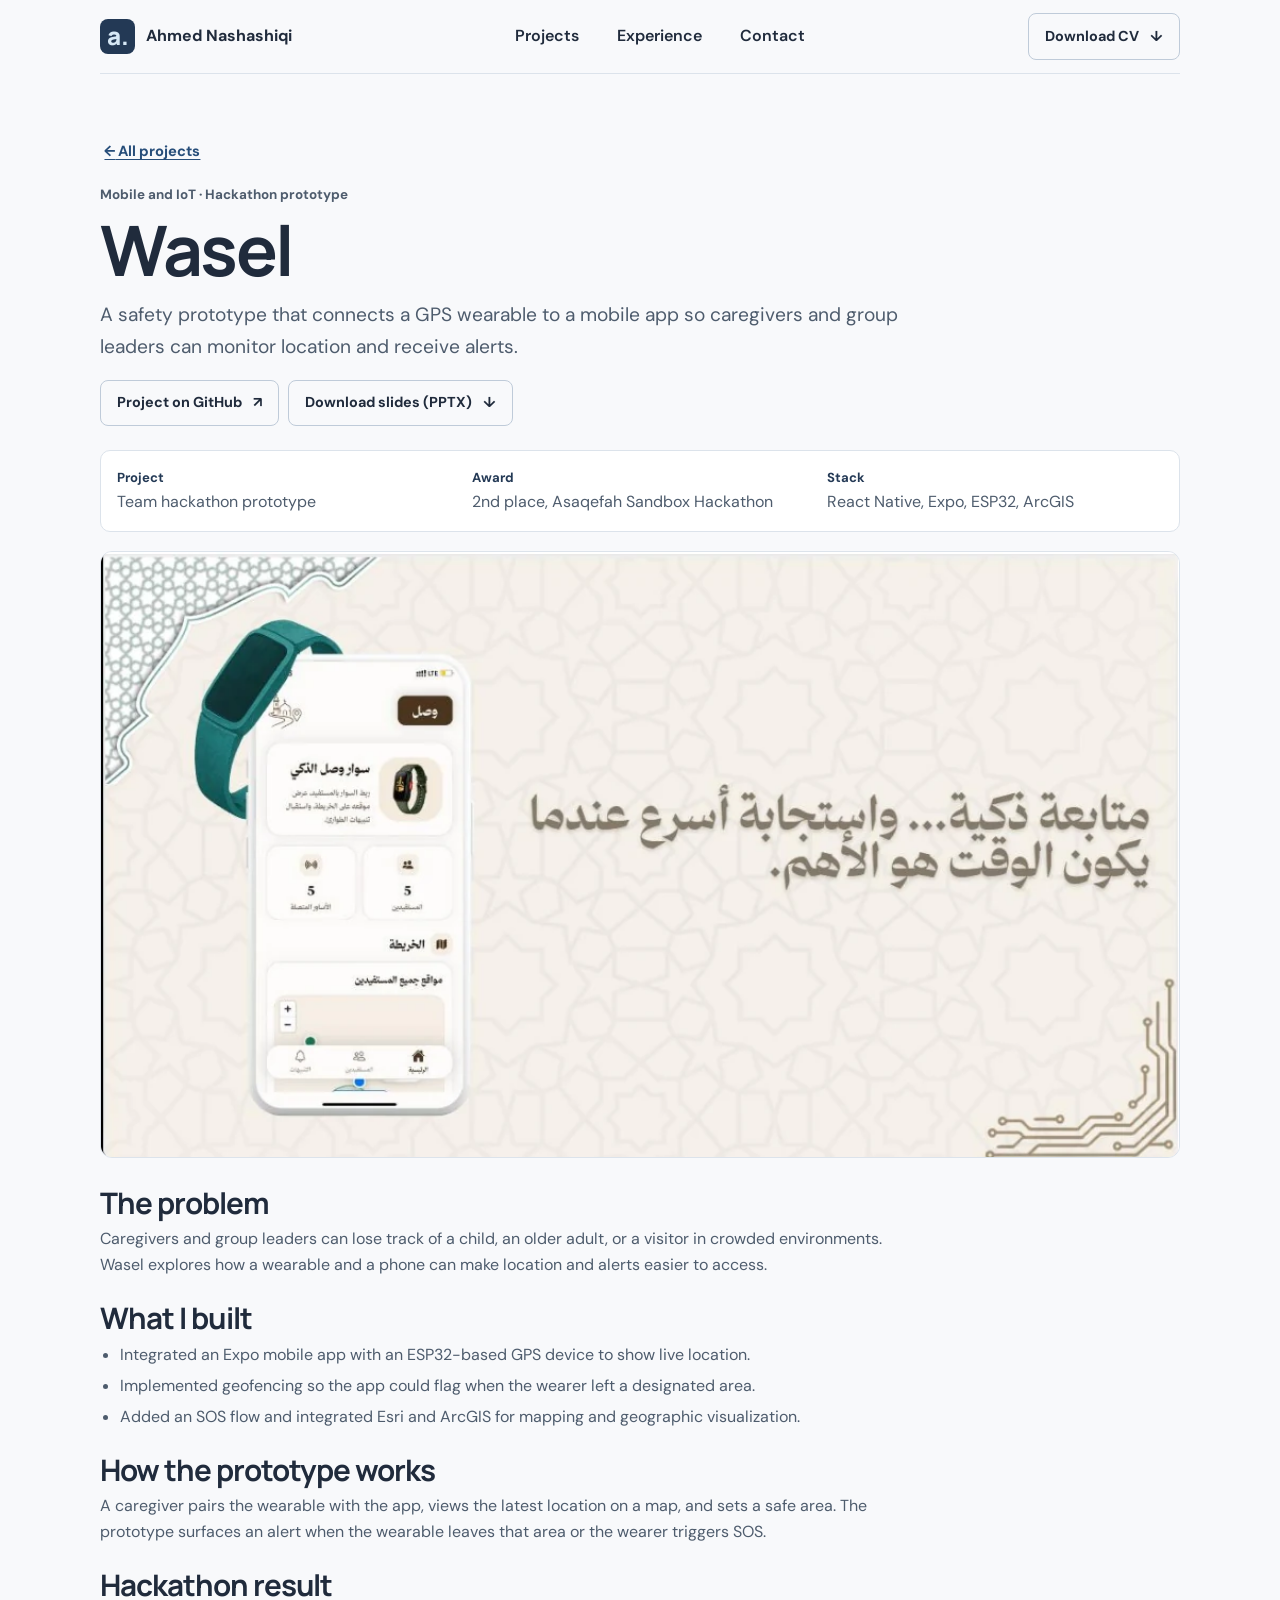
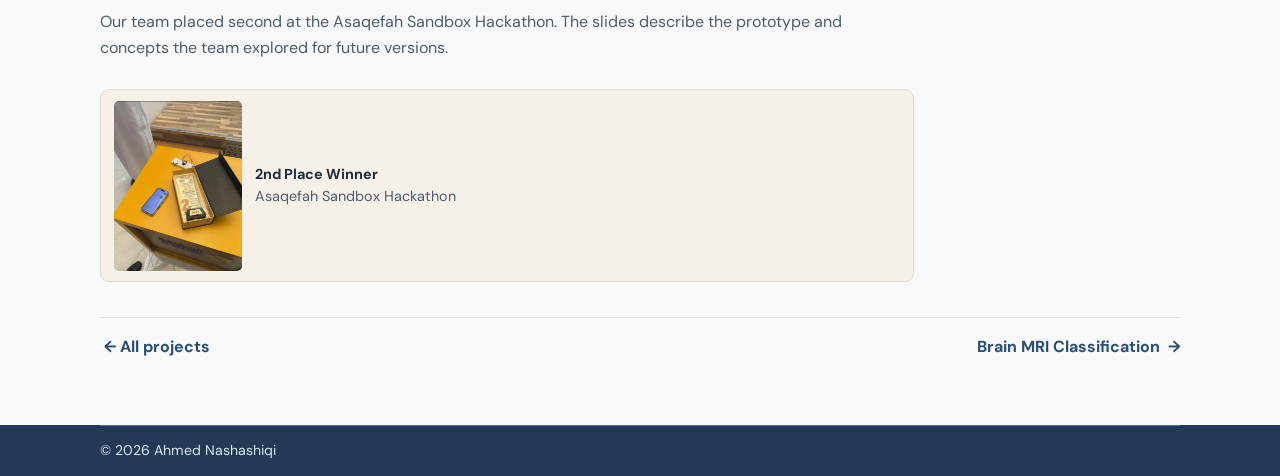
<file: projects/wasel.html>
<!doctype html>
<html lang="en">
<head>
  <meta charset="utf-8">
  <meta name="viewport" content="width=device-width, initial-scale=1">
  <title>Wasel | Ahmed Nashashiqi</title>
  <meta name="description" content="A safety prototype that connects a GPS wearable to a mobile app so caregivers and group leaders can monitor location and receive alerts.">
  <link rel="canonical" href="https://ahmednashashiqi.com/projects/wasel.html">
  <meta name="theme-color" content="#f8f9fb">
  <link rel="icon" href="../profile.png" type="image/png">
  <link rel="preconnect" href="https://fonts.googleapis.com">
  <link rel="preconnect" href="https://fonts.gstatic.com" crossorigin>
  <link href="https://fonts.googleapis.com/css2?family=DM+Sans:wght@400..700&family=Manrope:wght@500..800&display=swap" rel="stylesheet">
  <link rel="stylesheet" href="../style.css?v=7">
</head>
<body>
  <a class="skip-link" href="#main">Skip to content</a>
  <header class="site-header wrap">
    <a class="wordmark" href="../" aria-label="Ahmed Nashashiqi home"><span class="wordmark-symbol" aria-hidden="true">a.</span><span class="wordmark-name">Ahmed Nashashiqi</span></a>
    <nav aria-label="Main navigation">
      <a href="../#projects">Projects</a>
      <a href="../#experience">Experience</a>
      <a href="../#contact">Contact</a>
    </nav>
    <a class="button button-outline header-cv" href="../Ahmed_Nashashiqi_CV.pdf?v=4" download="Ahmed_Nashashiqi.1_CV.pdf">Download CV <span aria-hidden="true">↓</span></a>
  </header>
  <main id="main" class="case-main wrap">
    <a class="text-link case-back" href="../#projects"><span aria-hidden="true">←</span> All projects</a>
    <header class="case-heading">
      <p class="project-type">Mobile and IoT · Hackathon prototype</p>
      <h1>Wasel</h1>
      <p class="case-intro">A safety prototype that connects a GPS wearable to a mobile app so caregivers and group leaders can monitor location and receive alerts.</p>
      <div class="case-actions"><a class="button button-outline" href="https://github.com/ahmednashashiqi/Wasel">Project on GitHub <span aria-hidden="true">↗</span></a>
        <a class="button button-outline" href="../wasel-presentation.pptx" download>Download slides (PPTX) <span aria-hidden="true">↓</span></a></div>
    </header>
    <dl class="case-meta">
      <div><dt>Project</dt><dd>Team hackathon prototype</dd></div>
      <div><dt>Award</dt><dd>2nd place, Asaqefah Sandbox Hackathon</dd></div>
      <div><dt>Stack</dt><dd>React Native, Expo, ESP32, ArcGIS</dd></div>
    </dl>
    <figure class="case-art"><img src="../wasel-cover.webp" alt="Wasel’s GPS wearable and Arabic mobile app" width="1014" height="569"></figure>
    <div class="case-content">
      <section>
        <h2>The problem</h2>
        <p>Caregivers and group leaders can lose track of a child, an older adult, or a visitor in crowded environments. Wasel explores how a wearable and a phone can make location and alerts easier to access.</p>
      </section>
      <section>
        <h2>What I built</h2>
        <ul>
          <li>Integrated an Expo mobile app with an ESP32-based GPS device to show live location.</li>
          <li>Implemented geofencing so the app could flag when the wearer left a designated area.</li>
          <li>Added an SOS flow and integrated Esri and ArcGIS for mapping and geographic visualization.</li>
        </ul>
      </section>
      <section>
        <h2>How the prototype works</h2>
        <p>A caregiver pairs the wearable with the app, views the latest location on a map, and sets a safe area. The prototype surfaces an alert when the wearable leaves that area or the wearer triggers SOS.</p>
      </section>
      <section>
        <h2>Hackathon result</h2>
        <p>Our team placed second at the Asaqefah Sandbox Hackathon. The slides describe the prototype and concepts the team explored for future versions.</p>
      </section>
      <figure id="awards" class="award-inline case-award">
        <a href="../wasel-award.webp"><img src="../wasel-award.webp" alt="Wasel’s second-place trophy beside the prototype" width="509" height="677" loading="lazy"></a>
        <figcaption><strong>2nd Place Winner</strong><span>Asaqefah Sandbox Hackathon</span></figcaption>
      </figure>

    </div>
    <nav class="case-next" aria-label="More projects">
      <a class="text-link" href="../#projects"><span aria-hidden="true">←</span> All projects</a>
      <a class="text-link" href="brain-mri.html">Brain MRI Classification <span aria-hidden="true">→</span></a>
    </nav>
  </main>
  <footer class="contact"><div class="wrap footer">© 2026 Ahmed Nashashiqi</div></footer>
</body>
</html>
</file>
<file: style.css>
:root {
  color-scheme: light;
  --paper: #f8f9fb;
  --ink: #202b3c;
  --muted: #4e5c6d;
  --line: #dce3eb;
  --accent: #d6e8f6;
  --forest: #233955;
  --display: Manrope, "DM Sans", system-ui, sans-serif;
  --surface: #ffffff;
  font: 16px/1.65 "DM Sans", system-ui, sans-serif;
}
*, *::before, *::after { box-sizing: border-box; }
body { margin: 0; background: var(--paper); color: var(--ink); }
h1, h2, h3, p, figure, dl, dd { margin: 0; }
h1, h2, h3 { font-family: var(--display); line-height: 1.12; letter-spacing: -.035em; }
h2 { font-size: clamp(1.9rem, 3.7vw, 3.1rem); }
h3 { font-size: clamp(1.45rem, 2.5vw, 2.1rem); }
img { display: block; max-width: 100%; height: auto; }
a { color: inherit; text-underline-offset: .22em; }
a:focus-visible, summary:focus-visible { outline: 3px solid #3569a1; outline-offset: 5px; }
.wrap { width: min(1080px, calc(100% - 4rem)); margin-inline: auto; }
.skip-link { position: absolute; top: .4rem; left: .4rem; z-index: 2; padding: .55rem 1rem; background: white; transform: translateY(-150%); }
.skip-link:focus { transform: none; }
.site-header { display: flex; align-items: center; justify-content: space-between; gap: 1rem; min-height: 74px; border-bottom: 1px solid var(--line); }
.wordmark { display: inline-flex; gap: .7rem; align-items: center; font-weight: 700; text-decoration: none; white-space: nowrap; }
.wordmark-symbol { display: grid; place-items: center; width: 2.2rem; aspect-ratio: 1; border-radius: 8px; background: var(--forest); color: var(--accent); font: 800 1.52rem/1 var(--display); }
nav { display: flex; gap: clamp(.85rem, 3vw, 2.4rem); }
nav a { font-weight: 600; text-decoration: none; }
nav a:hover, .text-link:hover { text-decoration: underline; }
.button { display: inline-flex; align-items: center; justify-content: center; gap: .7rem; min-height: 46px; padding: .65rem 1rem; border: 1px solid #bfcbd9; border-radius: 8px; text-decoration: none; font-weight: 700; font-size: .9rem; }
.button-outline:hover { background: #edf2f7; }
.button-accent { color: white; background: var(--forest); }
.button-accent span { color: var(--accent); }
.button-accent:hover { background: #304c70; }
.hero { display: grid; grid-template-columns: minmax(0, 1.6fr) minmax(0, .75fr); align-items: center; gap: clamp(1.6rem, 6vw, 5rem); padding-block: clamp(2.75rem, 6vw, 5rem); }
.eyebrow, .project-type, .role-date { font-size: .84rem; font-weight: 700; color: var(--muted); }
.eyebrow span { margin-inline: .25rem; color: #486583; }
.hero h1 { font-size: clamp(2.4rem, 5.5vw, 4.6rem); margin-block: .65rem .9rem; font-weight: 800; line-height: 1.06; letter-spacing: -.05em; }
.hero-role { color: var(--forest); font-size: clamp(1rem, 2vw, 1.3rem); font-weight: 750; margin-bottom: .55rem; }
.hero-summary { color: var(--muted); font-size: clamp(1rem, 1.6vw, 1.12rem); max-width: 32rem; }
.hero-actions { display: flex; flex-wrap: wrap; gap: .6rem; margin-top: 1.65rem; }
.portrait { background: var(--surface); border: 1px solid var(--line); border-radius: 15px; padding: .45rem; width: min(100%, 295px); justify-self: end; box-shadow: 0 12px 30px #23395510; }
.portrait img { width: 100%; aspect-ratio: 1; object-fit: cover; border-radius: 10px; }
.section { padding-block: clamp(2.7rem, 6vw, 4.7rem); }
#projects { border-top: 1px solid var(--line); padding-top: clamp(2.4rem, 5vw, 3.7rem); }
.section-heading { display: flex; align-items: baseline; justify-content: space-between; gap: 1rem; margin-bottom: 1.55rem; }
.text-link { color: #274e7a; font-weight: 700; }
.text-link span { margin-inline-start: .28rem; }
.project-grid { display: grid; grid-template-columns: repeat(2, minmax(0, 1fr)); align-items: start; gap: 1rem; }
.project { border: 1px solid var(--line); border-radius: 14px; overflow: hidden; background: var(--surface); box-shadow: 0 3px 12px #23395508; }
.featured, .erp { grid-column: 1 / -1; display: grid; grid-template-columns: minmax(0, 1.26fr) minmax(0, .86fr); }
.project-art { display: grid; align-items: center; padding: clamp(.85rem, 2.8vw, 1.7rem); background: #263560; }
.browser-frame { overflow: hidden; border: 1px solid #697490; border-radius: 9px; background: #161f37; box-shadow: 0 13px 28px #111a355e; }
.browser-bar { display: flex; align-items: center; gap: .8rem; padding: .42rem .8rem; color: #e1e7f4; font: 600 .72rem/1.45 system-ui, sans-serif; }
.browser-bar span { width: .36rem; height: .36rem; margin-right: .75rem; border-radius: 50%; background: #b6c8f5; box-shadow: .52rem 0 #8295c3, 1.04rem 0 #687baa; }
.project-copy { display: flex; flex-direction: column; align-items: flex-start; justify-content: center; gap: .8rem; padding: clamp(1.2rem, 3vw, 2.4rem); }
.project-copy > p:not(.project-type), .section-summary, dd, .credentials p { color: var(--muted); }
.contribution { padding-left: .85rem; border-left: 2px solid #a4bdd5; }
.contribution strong { display: block; color: var(--ink); }
.project-copy .project-result { color: var(--forest); font-weight: 600; }
.project-result strong { margin-right: .2rem; font-size: 1.35em; }
.project-secondary { display: flex; flex-direction: column; }
.project-secondary .project-copy { flex: 1; justify-content: flex-start; }
.project-links { display: flex; flex-wrap: wrap; gap: .45rem 1.2rem; }
.tags { display: flex; flex-wrap: wrap; gap: .4rem; list-style: none; margin: 0; padding: 0; }
.tags li { border: 1px solid #d5e0eb; border-radius: 20px; padding: .14rem .59rem; font-size: .76rem; font-weight: 600; }
.erp { grid-template-columns: minmax(0, 1.02fr) minmax(0, 1fr); }
.erp-visual { display: flex; flex-direction: column; justify-content: center; gap: 1rem; padding: clamp(1rem, 3vw, 2rem); background: #edf1f7; }
.erp-visual img, .wasel-cover { width: 100%; border-radius: 9px; border: 1px solid #cbd6e2; }
.project-metrics { display: grid; grid-template-columns: repeat(2, minmax(0, 1fr)); gap: .5rem; }
.project-metrics div { display: flex; flex-direction: column; gap: .2rem; padding: .65rem .75rem; border-top: 1px solid #c2cedd; }
.project-metrics dt { font-size: .78rem; color: #435a73; }
.project-metrics dd { order: -1; font: 750 clamp(1.6rem, 4vw, 2.8rem)/1 var(--display); color: var(--forest); }
.project-metrics .metric-primary { background: #edf4fb; border-top-color: #8caccc; }
details { width: 100%; border-top: 1px solid #dce3eb; padding-top: .65rem; }
summary { cursor: pointer; font-weight: 700; }
details p { padding-top: .55rem; font-size: .9rem; color: var(--muted); }
.wasel-art, .mri-art { display: grid; place-items: center; min-width: 0; aspect-ratio: 1.7; padding: clamp(.7rem, 2vw, 1.2rem); }
.wasel-art { background: #edf1ed; }
.wasel-cover { max-height: 100%; object-fit: contain; border: 0; }
.mri-art .browser-frame { width: 100%; }
.mri-screen { background: #0e1321; }
.mri-screen img { width: 100%; }
.award-inline { display: grid; grid-template-columns: 3.8rem minmax(0, 1fr); align-items: center; gap: .85rem; width: 100%; margin-top: .35rem; padding: .65rem .8rem; border: 1px solid #e2dbcd; border-radius: 9px; background: #f5f1e9; }
.award-inline img { width: 100%; height: 3.8rem; object-fit: cover; object-position: center 53%; border-radius: 5px; }
.award-inline figcaption { font-size: .9rem; line-height: 1.35; }
.award-inline span { display: block; margin-top: .15rem; color: var(--muted); }
.experience-section { background: #edf2f7; border-block: 1px solid var(--line); }
.experience-layout, .credentials { display: grid; grid-template-columns: minmax(0, .8fr) minmax(0, 1.2fr); gap: clamp(1.6rem, 6vw, 5rem); }
.section-summary { margin-top: .9rem; max-width: 21rem; }
.role { padding: 1.2rem 0; border-top: 1px solid #cdd9e5; }
.role:last-child { padding-bottom: 0; }
.role h3 { font-size: clamp(1.25rem, 2.25vw, 1.65rem); margin-top: .3rem; }
.organization { margin-block: .3rem .45rem; font-weight: 700; }
.role-points { padding-left: 1.15rem; margin-block: .55rem .8rem; color: var(--muted); }
.role-points li + li { margin-top: .35rem; }
.credentials { grid-template-columns: repeat(2, minmax(0, 1fr)); }
.credentials h2 { margin-bottom: 1.15rem; font-size: clamp(1.75rem, 3vw, 2.4rem); }
.credentials h3 { font-size: 1.23rem; margin-bottom: .35rem; letter-spacing: -.025em; }
.skill-list > div { border-top: 1px solid var(--line); padding: .7rem 0; }
dt { font-weight: 700; }
.degree-card { margin-top: .9rem; }
.degree-card img { cursor: zoom-in; width: min(100%, 425px); border: 1px solid var(--line); border-radius: 7px; }
.degree-card figcaption { margin-top: .28rem; font-size: .87rem; }
.cert-title { margin-top: 1.4rem; }
.cert-list { padding-left: 1.15rem; margin: 0; color: var(--muted); font-size: .92rem; }
.cert-list li { padding-block: .18rem; }
.cert-list a { color: #274e7a; }
.contact { background: var(--forest); color: #f5f8fc; }
.contact-layout { display: flex; justify-content: space-between; gap: 1.6rem; padding-block: clamp(2.8rem, 6vw, 5rem); }
.contact p { color: #dce7f5; margin: .62rem 0 .8rem; }
.contact-actions { display: flex; flex-wrap: wrap; align-items: center; gap: .65rem 1rem; }
.whatsapp-button { background: #e0f5e8; color: #16482e; border-color: transparent; }
.whatsapp-button:hover { background: #c6ecd5; }
.contact .email { color: var(--accent); overflow-wrap: anywhere; }
.contact-links { display: grid; grid-template-columns: repeat(2, auto); align-content: center; gap: .65rem 1.2rem; font-weight: 600; }
.contact a:focus-visible { outline-color: var(--accent); }
.footer { border-top: 1px solid #556b88; padding: .85rem 0; color: #dce7f5; font-size: .88rem; }

.case-main { padding-block: clamp(2rem, 5vw, 4rem); }
.case-back { display: inline-block; font-size: .92rem; }
.case-heading { margin-block: 1.2rem 1.5rem; }
.case-heading h1 { max-width: 18ch; margin-block: .35rem .6rem; font-size: clamp(2.35rem, 6vw, 4.35rem); }
.case-intro { max-width: 64ch; color: var(--muted); font-size: clamp(1.03rem, 2vw, 1.2rem); }
.case-actions { display: flex; flex-wrap: wrap; gap: .55rem; margin-top: 1.1rem; }
.case-meta { display: grid; grid-template-columns: repeat(auto-fit, minmax(min(100%, 14rem), 1fr)); gap: .8rem 1.2rem; padding: 1rem; margin-bottom: 1.15rem; border: 1px solid var(--line); border-radius: 10px; background: var(--surface); }
.case-meta dt { font-size: .82rem; color: var(--forest); }
.case-art { overflow: hidden; border: 1px solid var(--line); border-radius: 12px; }
.case-art img { width: 100%; }
.case-art .browser-frame { width: min(100%, 800px); margin-inline: auto; }
.case-metrics { margin-top: 1.2rem; grid-template-columns: repeat(auto-fit, minmax(min(100%, 12rem), 1fr)); }
.case-metrics .metric-primary dd { font-size: clamp(1.9rem, 5vw, 3.15rem); }
.case-demo { max-width: 800px; margin-top: 2rem; }
.case-demo h2 { font-size: clamp(1.4rem, 3vw, 2rem); }
.case-demo p, .case-demo ol { color: var(--muted); }
.case-demo p { margin-block: .5rem .8rem; }
.case-demo video { display: block; width: 100%; height: auto; aspect-ratio: 16 / 9; border: 1px solid var(--line); border-radius: 10px; background: var(--paper); }
.case-demo ol { padding-left: 1.3rem; }
.case-content { display: grid; gap: 1.4rem; max-width: 74ch; margin-top: 1.75rem; }
.case-content h2 { font-size: clamp(1.35rem, 3vw, 1.85rem); margin-bottom: .45rem; }
.case-content p, .case-content li { color: var(--muted); }
.case-content ul { margin: .35rem 0 0; padding-left: 1.25rem; }
.case-content li + li { margin-top: .3rem; }
.case-evidence img { width: 100%; border: 1px solid var(--line); border-radius: 9px; }
.case-evidence figcaption { margin-top: .4rem; color: var(--muted); font-size: .9rem; }
.case-award { grid-template-columns: min(28%, 8rem) minmax(0, 1fr); }
.case-award img { height: auto; }
.case-next { justify-content: space-between; flex-wrap: wrap; margin-top: 2.2rem; padding-top: 1rem; border-top: 1px solid var(--line); }

@media (max-width: 780px) {
  .wrap { width: calc(100% - 2rem); }
  .site-header { min-height: 70px; }
  .wordmark-name { display: none; }
  .hero { gap: 1.25rem; }
  .hero h1 { font-size: clamp(2.3rem, 6vw, 3.7rem); }
  .featured, .erp { grid-template-columns: 1fr; }
  .erp-visual { grid-row: 1; }
}
@media (max-width: 560px) {
  .header-cv { display: none; }
  nav { gap: .7rem; font-size: .88rem; }
  .hero, .project-grid, .experience-layout, .credentials { grid-template-columns: 1fr; }
  .hero h1 { font-size: clamp(2.05rem, 8vw, 3rem); }
  .portrait { max-width: 180px; width: 58%; justify-self: start; }
  .contact-layout { flex-direction: column; }
  .contact-links { justify-content: start; }
}
</file>
